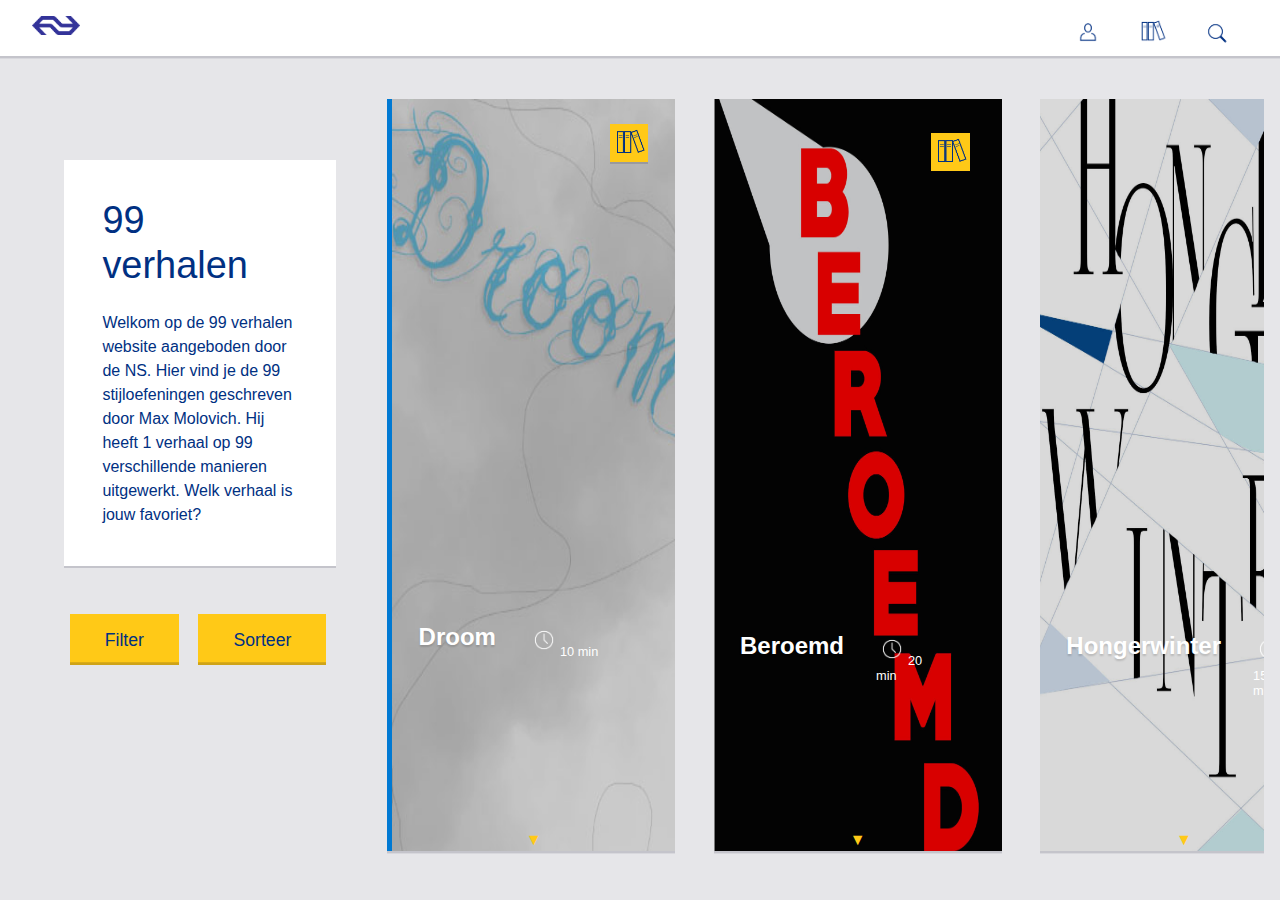
<file: index.html>
<!DOCTYPE html>
<html lang="en">

<head>
    <meta charset="UTF-8">
    <meta name="viewport" content="width=device-width, initial-scale=1.0">
    <meta http-equiv="X-UA-Compatible" content="ie=edge">
    <link rel="stylesheet" type="text/css" href="style/style.css">
    <title>NS Verhalen</title>
</head>

<body>

    <nav>
        <ul class="logo">
            <li><a href="index.html" title="NS">
           <img src="afbeeldingen/logo.png" alt="NS logo">
           </a></li>
        </ul>
        <ul class="opties">
            <li><a href="account.html" title="Account"> <img src="afbeeldingen/iconen/accountdark.png" alt="account"></a></li>
            <li><a href="leeslijst.html" title="Leeslijst"><img src="afbeeldingen/iconen/leeslijstdark.png" alt="leeslijst"></a></li>
            <li>
                <form class="zoeken">
                    <label for="search"> 
                    <input type="text" id="search" name="search" placeholder="Zoek op een trefwoord..">
                    </label>
                </form>
            </li>
        </ul>
    </nav>

    <main>

        <div class="horizontalblock">
            <header class="intro">
                <h1>99 verhalen</h1>
                <p> Welkom op de 99 verhalen website aangeboden door de NS. Hier vind je de 99 stijloefeningen geschreven door Max Molovich. Hij heeft 1 verhaal op 99 verschillende manieren uitgewerkt. Welk verhaal is jouw favoriet?</p>
            </header>

            <aside>

                <div class="ex1">
                    <label for="item-1">Filter</label>
                    <input type="checkbox" name="one" id="item-1">
                    <div class="filtercontent">
                        <ul>
                            <li><input type="checkbox" id="romance" name="romance" value="Romance">
                                <label for="romance">Romantiek</label></li>
                            <li><input type="checkbox" id="thriller" name="thriller" value="Thriller">
                                <label for="thriller">Thriller</label></li>
                            <li><input type="checkbox" id="humor" name="humor" value="Humor">
                                <label for="humor">Humor</label></li>
                            <li>
                                <input type="checkbox" id="opinion" name="opinion" value="Opinion">
                                <label for="opinion">Opinie</label>
                            </li>
                            <li>
                                <input type="checkbox" id="fiction" name="fiction" value="Fiction">
                                <label for="fiction">Fictie</label>
                            </li>
                        </ul>
                        <div class="slidecontainer">
                            <p>Leestijd</p>
                            <input type="range" min="1" max="100" value="50" class="slider" id="myRange">
                        </div>
                    </div>
                </div>

                <div class="sort">
                    <label for="item-2">Sorteer</label>
                    <input type="checkbox" name="two" id="item-2">
                    <div class="sorteer">
                        <ul>
                            <li><input type="checkbox" id="aanbevolen" name="aanbevolen" value="Aanbevolen">
                                <label for="aanbevolen">Aanbevolen</label></li>
                            <li><input type="checkbox" id="verrasme" name="verrasme" value="Verras me">
                                <label for="verrasme">Verras me</label></li>
                            <li><input type="checkbox" id="titel" name="titel" value="Titel">
                                <label for="titel">Titel</label></li>
                            <li>
                                <input type="checkbox" id="nummer" name="nummer" value="Nummer">
                                <label for="nummer">Nummer</label>
                            </li>
                            <li>
                                <input type="checkbox" id="leestijd" name="leestijd" value="Leestijd">
                                <label for="leestijd">Leestijd</label>
                            </li>
                        </ul>
                    </div>
                </div>
            </aside>
        </div>



        <article>
            <img src="afbeeldingen/droomcard1.jpg" alt="Droom">
            <img src="afbeeldingen/droomcard2.jpg" alt="Droom">
            <header>
                <h3> <a href="droom.html" title="Droom"> Droom
           </a></h3>
                <span><img src="afbeeldingen/iconen/time.png" alt="timeicon">10 min</span>
                <span id="boekenlijst" class="icon"></span>
            </header>

            <div class="horizontalinfo">
                <div class="middle">
                    <div class="rating">
                        <p> gemiddelde score</p>
                        <span>☆</span><span>★</span><span>★</span><span>★</span><span>★</span>
                    </div>
                    <div class="middleoptions">
                        <h4> <a href="index.html" title="beschrijving"> Beschrijving </a></h4>
                        <h4> <a href="indexreviews.html" title="reviews"> Reviews </a></h4>
                    </div>

                    <p> Slierten mist zwerven rond mijn benen. Net zat ik nog in Bus 21. Het was warm, zweet parelde langs mijn slapen, mijn zoon sliep. Nu loop ik over een smal pad langs eindeloos diepe bouwputten. Een heipaal beukt zich een weg naar het binnenste van mijn oor. Lachende Japanners passeren mij. </p>
                </div>
                <footer>
                    <a href="droom.html" title="Droom"> Lees verder
                    </a>
                    <div id="download"> Download
                    </div>
                </footer>
            </div>
        </article>


        <article>
            <img src="afbeeldingen/beroemdcard1.jpg" alt="Beroemd">
            <img src="afbeeldingen/beroemdcard2.jpg" alt="Beroemd">
            <header>
                <h3> <a href="beroemd.html" title="Beroemd"> Beroemd
           </a></h3>
                <span><img src="afbeeldingen/iconen/time.png" alt="timeicon">20 min</span>
                <span id="boekenlijst2" class="icon"></span>
            </header>
            <div class="horizontalinfo">
                <div class="middle">
                    <div class="rating">
                        <p> gemiddelde score</p>
                        <span>☆</span><span>☆</span><span>★</span><span>★</span><span>★</span>
                    </div>
                    <div class="middleoptions">
                        <h4> <a href="index.html" title="beschrijving"> Beschrijving </a></h4>
                        <h4> <a href="indexreviews.html" title="reviews"> Reviews </a></h4>
                    </div>

                    <p> Vlak voordat ik de bus uitstap bedank ik de buschauffeur via de spiegel voor zijn diensten. Hij zwaait joviaal terug. ‘Mijn vrouw is een groot fan van u’, roept hij. ‘Doe haar de groeten’, zeg ik en stap uit. Centraal Station. Ik duw mijn zoon voort. Hij slaapt. Zich onbewust van de last die er op zijn schouders rust. </p>
                </div>
                <footer> <a href="beroemd.html" title="Beroemd"> Lees verder
           </a> <span id="download2"> Download
                    </span>
                </footer>
            </div>
        </article>



        <article>
            <img src="afbeeldingen/hongercard1.jpg" alt="Honger winter">
            <img src="afbeeldingen/hongercard2.jpg" alt="Honger winter">
            <header>
                <h3> <a href="hongerwinter.html" title="Hongerwinter"> Hongerwinter
           </a></h3>
                <span><img src="afbeeldingen/iconen/time.png" alt="timeicon">15 min</span>
                <span id="boekenlijst3" class="icon"></span>
            </header>


            <div class="horizontalinfo">
                <div class="middle">
                    <div class="rating">
                        <p> gemiddelde score</p>
                        <span>☆</span><span>☆</span><span>☆</span><span>★</span><span>★</span>
                    </div>
                    <div class="middleoptions">
                        <h4> <a href="index.html" title="beschrijving"> Beschrijving </a></h4>
                        <h4> <a href="indexreviews.html" title="reviews"> Reviews </a></h4>
                    </div>

                    <p> Mijn voeten en handen heb ik ingezwachteld tegen de kou. Kranten tegen m’n borst. Ik duw een handkar voort waarin mijn zoon vredig ligt te slapen. Centraal Station. De tramrails liggen er kaal bij. Het hout tussen de rails is al lang weggenomen. </p>
                </div>
                <footer> <a href="hongerwinter.html" title="Hongerwinter"> Lees verder
           </a><span id="download3"> Download
                    </span>
                </footer>
            </div>
        </article>
    </main>

    <script src="style/cards.js"></script>

</body>

</html>
</file>
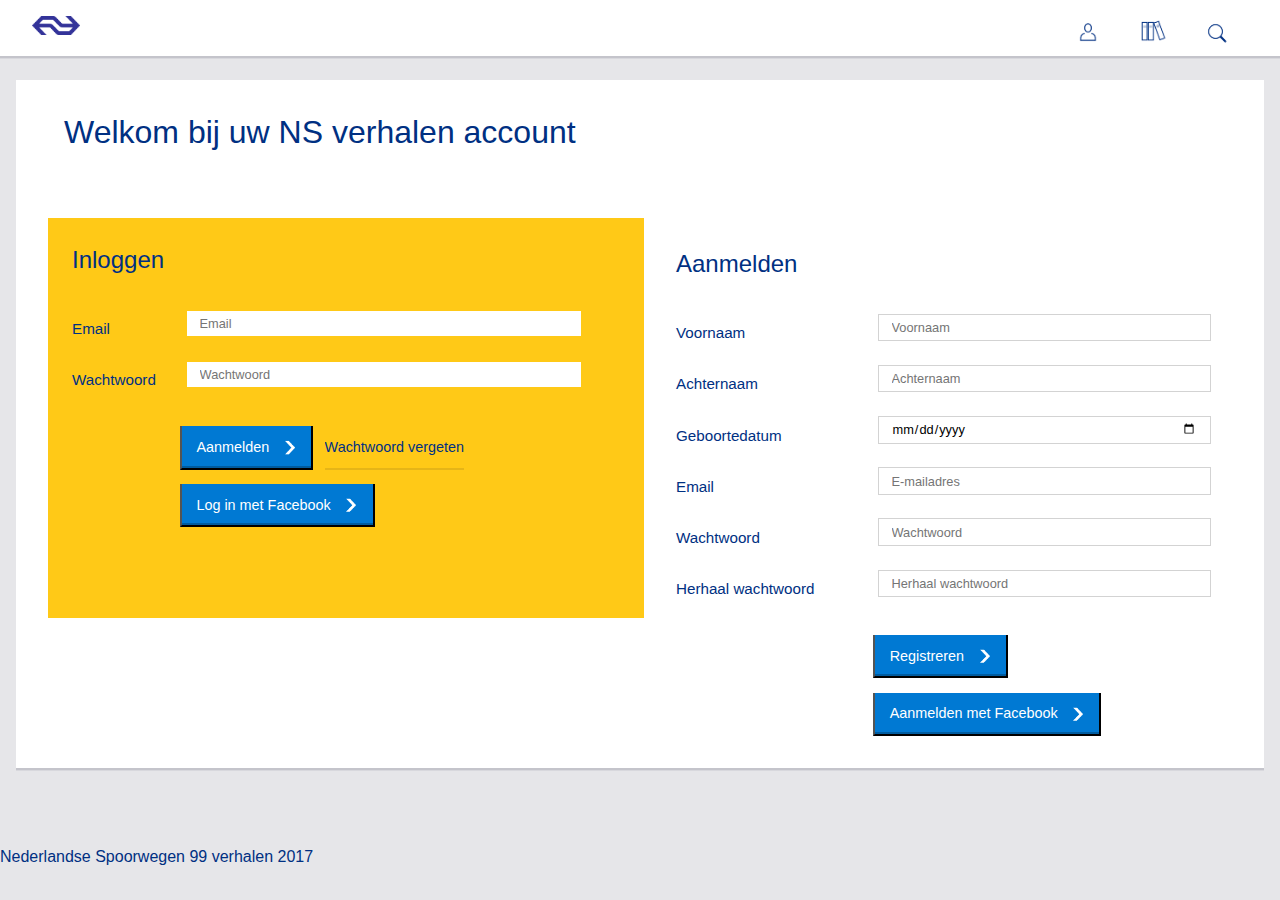
<file: account.html>
<!DOCTYPE html>
<html lang="en">

<head>
    <meta charset="UTF-8">
    <meta name="viewport" content="width=device-width, initial-scale=1.0">
    <meta http-equiv="X-UA-Compatible" content="ie=edge">
    <link rel="stylesheet" type="text/css" href="style/style.css">
    <title>Account</title>
</head>

<body>
    <nav>
        <ul class="logo">
            <li><a href="index.html" title="NS">
           <img src="afbeeldingen/logo.png" alt="NS logo">
           </a></li>
        </ul>
        <ul class="opties">
            <li><a href="account.html" title="Account"> <img src="afbeeldingen/iconen/accountdark.png" alt="account"></a></li>
            <li><a href="leeslijst.html" title="Leeslijst"><img src="afbeeldingen/iconen/leeslijstdark.png" alt="leeslijst"></a></li>
            <li>
                <form class="zoeken">
                    <label for="search"> 
                    <input type="text" id="search" name="search" placeholder="Zoek op een trefwoord..">
                    </label>
                </form>
            </li>
        </ul>
    </nav>

    <div class="container">

        <h1> Welkom bij uw NS verhalen account</h1>
        <div class="formcontainer">
            <div class="login">
                <form>
                    <fieldset>
                        <legend>Inloggen</legend>
                        <div class="formgroup">
                            <label for="emaillogin" class="label">Email</label>
                            <input required class="input" type="email" name="email" id="emaillogin" placeholder="Email"></div>
                        <div class="formgroup"><label for="passwordlogin" class="label">Wachtwoord</label>
                            <input required type="password" name="wachtwoord" id="passwordlogin" placeholder="Wachtwoord"></div>
                        <input id="login" class="button" type="submit" name="aanmelden" value="Aanmelden"> <input class="underlinebtn" type="button" name="vergeten" value="Wachtwoord vergeten">
                        <input class="button" type="button" name="facebooklogin" value="Log in met Facebook">
                    </fieldset>
                </form>
            </div>
            <div class="register">
                <form>
                    <fieldset>
                        <legend>Aanmelden</legend>
                        <div class="formgroup">
                            <label for="surname" class="label">Voornaam</label>
                            <input required type="text" name="voornaam" id="surname" placeholder="Voornaam">
                        </div>
                        <div class="formgroup">
                            <label for="lastname" class="label">Achternaam</label>
                            <input required type="text" name="achternaam" id="lastname" placeholder="Achternaam">
                        </div>
                        <div class="formgroup"><label for="geboortedatum" class="label">Geboortedatum</label>
                            <input required type="date" name="geboortedatum" id="geboortedatum"></div>
                        <div class="formgroup"><label for="emailregister" class="label">Email</label>
                            <input required type="email" name="email" id="emailregister" placeholder="E-mailadres"></div>
                        <div class="formgroup"><label for="passwordregister" class="label">Wachtwoord</label>
                            <input required type="password" name="wachtwoord" id="passwordregister" placeholder="Wachtwoord"></div>
                        <div class="formgroup"><label for="passwordregisterrepeat" class="label">Herhaal wachtwoord</label>
                            <input required type="password" name="wachtwoord" id="passwordregisterrepeat" placeholder="Herhaal wachtwoord"></div>
                        <input class="button" type="submit" name="registreren" value="Registreren">
                        <input class="button" type="button" name="facebookregister" value="Aanmelden met Facebook">
                    </fieldset>
                </form>
            </div>
        </div>
    </div>
    <footer>
        Nederlandse Spoorwegen 99 verhalen 2017
    </footer>

</body>

</html>
</file>
<file: style/style.css>
html,
body,
div,
span,
applet,
object,
iframe,
h1,
h2,
h3,
h4,
h5,
h6,
p,
blockquote,
pre,
a,
abbr,
acronym,
address,
big,
cite,
code,
del,
dfn,
em,
img,
ins,
kbd,
q,
s,
samp,
small,
strike,
strong,
sub,
sup,
tt,
var,
b,
u,
i,
center,
dl,
dt,
dd,
ol,
ul,
li,
fieldset,
form,
label,
legend,
table,
caption,
tbody,
tfoot,
thead,
tr,
th,
td,
article,
aside,
canvas,
details,
embed,
figure,
figcaption,
footer,
header,
hgroup,
menu,
nav,
output,
ruby,
section,
summary,
time,
mark,
audio,
video {
    margin: 0;
    padding: 0;
    border: 0;
    font-size: 100%;
    font: inherit;
    vertical-align: baseline;
}



/*   ----------------------------------------------------- HELE PAGINA */

@font-face {
    font-family: "NS sans", sans-serif;
    src: url(nssans__-webfont.ttf);
}

body {
    background-color: rgb(230, 230, 233);
    color: rgb(0, 48, 130);
    margin: 0;
    font-family: "NS Sans", sans-serif;
}

h1 {
    font-size: 2.37em;
    line-height: 2.8125rem;
    font-weight: 400;
}

h2 {
    font-size: 2.37em;
}

h3 {
    font-size: 1.5em;
}

h4 {
    font-size: 1.1em;
}


* {
    box-sizing: border-box;
}

/*   ----------------------------------------------------- NAVIGATIE */

nav {
    background-color: rgb(255, 255, 255);
    box-shadow: rgba(7, 7, 33, 0.15) 0 0.15em 0 0;
    width: 100%;
    top: 0;
    padding: 1em;
    background-attachment: scroll;
    position: fixed;
    min-height: 2em;
    z-index: 1;
    display: flex;
}

.opties {
    width: 100%;
    list-style-type: none;
    display: flex;
    flex-direction: row;
    justify-content: flex-end;
    max-height: 1.5em;
}

nav ul li {
    padding: 0 1em;
}

.logo {
    align-self: flex-start;
    list-style-type: none;
}

li a img {
    width: 2em;
}

.logo img {
    width: 3em;
}

/* search */

.zoeken input[type=text] {
    width: 1em;
    box-sizing: border-box;
    border: none;
    font-size: 1em;
    background-image: url("iconen/searchdark.png");
    background-size: 2.1em;
    background-color: white;
    background-position: left;
    background-repeat: no-repeat;
    padding: 1em 1em 0em 2em;
    -webkit-transition: width 0.4s ease-in-out;
    transition: width 0.4s ease-in-out;
}

.zoeken input[type=text]:focus {
    width: 15em;
    margin-left: -12em;
}

/*   ----------------------------------------------------- INTRO */

.intro {
    padding: 2.4em;
    margin: 5em 2em 2em;
    line-height: 1.5em;
    background-color: #fff;
    box-shadow: 0 0.125rem 0 0 rgba(7, 7, 33, .15);
}

.intro h1 {
    padding-bottom: 0.6em;
}



/*   ----------------------------------------------------- FILTER */

aside {
    display: flex;
    justify-content: center;
    margin: 0 3em 3em 0;
}

/* FILTER http://www.randomsnippets.com/2016/03/08/how-to-hide-or-show-content-based-on-css/ */

.ex1 label:first-child {
    margin: 0 0 0 7em;
    background-color: #ffc917;
    padding: 0.9em 2.0em;
    font-size: 1.1em;
    box-shadow: 0 -0.15em 0 #cfa317 inset;
    cursor: pointer;
}

.ex1 label:first-child:hover {
    background-color: #cfa317;
}

#item-1 {
    display: none;
}

.ex1 input[type="checkbox"]:not(:checked) + div {
    opacity: 0;
    max-height: 0;
    border: none;
}

.ex1 li {
    list-style-type: none;
}

.ex1 ul {
    display: flex;
    flex-direction: column;
    position: padding: 0px;
    padding: 1em;
    margin-top: 1em;
}

.filtercontent {
    background-color: #ffc917;
    margin-left: 6.2em;
    width: 10em;
}

/* SLIDER */

.slidecontainer {
    width: 90%;
}

.slidecontainer > p {
    margin: 0 0 0.5em 1em;
}

.slider {
    -webkit-appearance: none;
    width: 100%;
    height: 1.5em;
    background: #fff;
    opacity: 0.9;
    outline: none;
    -webkit-transition: .2s;
    transition: opacity .2s;
    margin-left: 0.8em;
    margin-bottom: 1em;
}

.slider:hover {
    opacity: 1;
}

.slider::-webkit-slider-thumb {
    -webkit-appearance: none;
    appearance: none;
    width: 2em;
    height: 2.2em;
    background: #0079d3;
    cursor: pointer;
}

/*   ----------------------------------------------------- SORTEER */

.sort label:first-child {
    margin: 0 0.5em;
    background-color: #ffc917;
    padding: 0.9em 2.0em;
    font-size: 1.1em;
    box-shadow: 0 -0.15em 0 #cfa317 inset;
    cursor: pointer;
}

.sort label:first-child:hover {
    background-color: #cfa317;
}

#item-2 {
    display: none;
}

.sort input[type="checkbox"]:not(:checked) + div {
    opacity: 0;
    max-height: 0;
    border: none;
}

.sort li {
    list-style-type: none;
}

.sort ul {
    display: flex;
    flex-direction: column;
    position: padding: 0px;
    padding: 1em;
    margin-top: 1em;
}

.sorteer {
    background-color: #ffc917;
    margin-left: 2.2em;
    width: 10em;
}



/*   ----------------------------------------------------- VERHALEN   */

article {
    display: flex;
    flex-wrap: wrap;
}


article {
    max-height: 10em;
    background-color: rgb(224, 224, 224);
    padding-bottom: 2em;
    margin: 1.2em;
    background-color: rgb(255, 255, 255);
    box-shadow: rgba(7, 7, 33, 0.15) 0 0.15em 0 0;
}

article:first-of-type {
    border-left: .3125rem solid #0079d3;
}

article > img {
    width: 100%;
    max-height: 14em;
    filter: brightness(85%);
}

article > img:nth-child(2) {
    display: none;
}

article header {
    display: flex;
    flex-direction: row;
    justify-content: space-between;
    width: 100%;
    position: absolute;
    margin-top: 5.5em;
    color: #fff;
}

article h3 a {
    text-decoration: none;
    margin-left: 1.1em;
}

article h3 a:hover {
    margin-left: 1.3em;
}

article header h3 {
    font-weight: 600;
}

article header a {
    color: #fff;
    text-shadow: 0 0.125rem 0.125rem rgba(0, 0, 0, .15);
}

article header span {
    font-size: 0.8em;
    width: 9em;
}

article header span:nth-child(2) {
    margin-top: -1em;
}


.icon {
    margin: -6em 0.5em 0 0;
    padding: 0.5em 0.6em 0.5em 0.2em;
    background-color: #ffc917;
    box-shadow: rgba(7, 7, 33, 0.15) 0 0.15em 0 0;
    max-height: 3em;
    min-width: 2.9em;
    max-width: 3em;
    background-image: url(iconen/leeslijstdark.png);
    background-position: center;
    background-size: 3em;
    background-repeat: no-repeat;
}


article header span:nth-child(3):hover {
    background-color: #cfa317;
}

article header span img {
    width: 2.5em;
}

article.active {
    max-height: 50em;
}


/* DE CARD */

article {
    position: relative;
    box-sizing: border-box;
    overflow: hidden;
    -webkit-transition: .5s ease-out;
    transition: .5s ease-out;
}


/* HET HANDVAT */

article .card-handvat {
    position: absolute;
    display: block;
    box-sizing: border-box;
    bottom: 0;
    left: 50%;
    -webkit-transform: translateX(-50%);
    transform: translateX(-50%);
    font-size: 1em;
    text-align: center;
    border-radius: 0;
    color: #ffc917;
    width: 5em;
    height: 2em;
}

article .card-handvat:hover {
    color: #ffc917;
}

article .card-handvat::after {
    content: "\25BC";
    position: absolute;
    display: block;
    width: 1rem;
    height: 1rem;
    left: 50%;
    top: 50%;
    -webkit-transform: translate(-50%, -25%);
    transform: translate(-50%, -25%);
    color: #ffc917;
}

article.active .card-handvat::after {
    content: "\25B2";
    -webkit-transform: translate(-50%, -50%);
    transform: translate(-50%, -50%);
}

/*  INFORMATIE VAN VERHAAL  */

.middle {
    margin-top: 2.5em;
    padding: 0 1.5625rem;
    line-height: 1.5625rem;
}

.middleoptions {
    display: flex;
    margin-bottom: 1em;
    cursor: pointer;
}

/* https://css-tricks.com/star-ratings/ */

.rating span {
    margin-left: 0.6em;
}

.rating {
    width: 100%;
    margin-left: -35%;
    margin-top: -2em;
}

.rating {
    unicode-bidi: bidi-override;
    direction: rtl;
}

.rating > span:hover:before,
.rating > span:hover ~ span:before {
    content: "\2605";
    position: absolute;
}

.rating > p {
    padding-right: 2em;
    font-size: 0.7em;
}

h4 a {
    text-decoration: none;
    color: rgb(0, 48, 130);
}

.middleoptions {
    margin-top: 1em;
}

.middleoptionsreview {
    margin-top: 1em;
}

.middleoptions h4:first-child {
    border-bottom: 0.1em solid #0079d3;
}

.middleoptions h4:nth-child(2) {
    margin-left: 2em;
}

article footer {
    width: 11em;
    height: 1em;
    margin: 2em 0 0 1.5em;
    padding: 0em 0 0.5em 1.5em;
    border: none;
    border-radius: 0;
}

article footer a {
    text-decoration: none;
    color: #0079d3;
    background-image: url("iconen/arrowlight.png");
    background-repeat: no-repeat;
    background-position: -10% center;
    background-size: 2.3em;
    cursor: pointer;
    padding: 0.1em 0 0 2em;
}


article footer a:hover {
    margin-left: 0.5em;
}

article footer div {
    color: #0079d3;
    background-image: url("iconen/arrowlight.png");
    background-repeat: no-repeat;
    background-position: -10% center;
    background-size: 2.3em;
    cursor: pointer;
    padding: 0.1em 0 0 2em;
    margin-left: 0.2em;
}

article footer div:hover {
    margin-left: 0.5em;
}


/*   ----------------------------------------------------- REVIEWS  */

/* INDEX REVIEW FAKE PAGE */

.middleoptionsreview {
    display: flex;
    margin-bottom: 1em;
    cursor: pointer;
}

.middleoptionsreview h4:nth-child(2) {
    border-bottom: 0.1em solid #0079d3;
    width: 4em;
    margin-left: 2em;
}

.middleoptionsreview h4:first-child {
    border: none;
}

.reviews {
    display: flex;
    flex-direction: column;
}

.reviews button {
    height: 3em;
    width: 14em;
    margin: 0 0 1em 0;
    padding: 0 1em 0 0.5em;
    text-align: center;
    font-size: 0.9em;
    text-shadow: none;
    color: #fff;
    border-top: none;
    border-radius: 0;
    box-shadow: 0 -0.13rem 0 #005ca0 inset;
    background-color: #0079d3;
    background-image: url("iconen/arrowwhite.png");
    background-repeat: no-repeat;
    background-position: 100% center;
    background-size: 3em;
    cursor: pointer;
}

.reviews button:hover {
    background-color: #005ca0;
}

.reviews h5 {
    font-weight: 600;
    margin: 0.8em 0 0.8em 0;
}

.reviews p {
    margin-left: 1em;
}

.review p:nth-child(3) {
    font-size: 0.7em;
    margin-left: 1.6em;
    color: #888888;
}

.reviews select {
    width: 5em;
    font-size: 1em;
    margin-left: 12em;
    box-shadow: rgba(7, 7, 33, 0.15) 0 0.15em 0 0;
    border: none;
    background-color: rgb(255, 255, 255);
    border-radius: 0px;
    padding: 0.3em 0 0.3em 0.3em;
}


/*   bron : https://codeburst.io/how-to-create-horizontal-scrolling-containers-d8069651e9c6  */

/*   ----------------------------------------------------- MEDIA QUERRIES WIDTH 480 */

@media screen and (min-width: 30em) {
    /*   ------------------- HELE PAGINA */
    main {
        display: flex;
        flex-wrap: nowrap;
        overflow-x: auto;
        margin: 5em 1em 0 2em;
        height: 100%;
    }
    /*   ------------------- HEADER & ASIDE */
    .intro,
    aside {
        min-width: 17em;
        max-width: 18em;
        text-align: left;
    }
    aside {
        flex-direction: column;
        margin-top: 3em;
        margin-left: 4em;
    }
    .horizontalblock header {
        margin-top: 3em;
        margin-left: 2em;
    }

    .ex1 {
        margin-left: -4em;
    }
    .sort {
        margin-top: 3em;
        margin-left: 3em;
    }
    /*   ------------------- VERHALEN CARD STYLING */
    article {
        flex: 0 0 auto;
    }

    article {
        min-height: 38em;
        max-width: 18em;
        padding-bottom: 2em;
        margin: 1.2em;
        background-color: rgb(255, 255, 255);
        box-shadow: rgba(7, 7, 33, 0.15) 0 0.15em 0 0;
    }


    article header span:nth-child(3) {
        margin-top: -155%;
        margin-right: 0;
    }

    article header span:nth-child(2) {
        margin-left: 2.5em;
        margin-top: 0.1em;
    }

    article > img:first-of-type {
        display: none;
    }

    article > img:nth-child(2) {
        display: block;
        min-height: 110%;
        width: 18em;
    }

    article header {
        display: flex;
        flex-direction: row;
        justify-content: space-between;
        width: 16em;
        position: absolute;
        margin-top: 145%;
    }

    article.active {
        min-height: 38em;
        max-width: 35em;
    }

    /*   ------------------- VERHALEN INFO*/
    .horizontalinfo {
        margin: -34em 0 2em 18em;
    }

    .horizontalinforeviews {
        margin: -34em 0 2em 17.2em;
    }

    .reviews select {
        margin-left: 10em;
    }

}

/*   ----------------------------------------------------- MEDIA QUERRIES HEIGHT -1  720px */

@media screen and (min-height: 42em) {
    aside {
        flex-direction: row;
        margin-left: 0;
        margin-top: 3em;
    }
    .sorteer {
        margin-top: 0em;
        margin-left: -0.5em;
    }
    .horizontalblock header {
        margin-top: 3em;
        margin-left: 1em;
    }
    .ex1 ul {
        margin-top: 1.1em;
    }
    .ex1 {
        margin-left: -4em;
    }
    .sort {
        margin-top: 0;
        margin-left: -1em;
    }

    /*   ------------------- VERHALEN CARD STYLING */
    article {
        min-height: 35em;
        max-width: 18em;
    }

    article header span:nth-child(3) {
        margin-top: -150%;
        margin-right: 0;
    }

    article header {
        margin-top: 145%;
    }

    article.active header {
        margin-top: 75%;
    }

    article.active {
        min-height: 35em;
        max-width: 35em;
    }

    /*   ------------------- VERHALEN INFO*/
    .horizontalinfo {
        margin: -35em 0 2em 18em;
    }
    .horizontalinforeviews {
        margin: -35em 0 2em 17.2em;
    }
}

/*   ----------------------------------------------------- MEDIA QUERRIES HEIGHT 1  840px */

@media screen and (min-height: 51em) {
    .horizontalblock header {
        margin-top: 4em;
        margin-left: 2em;
    }

    /*   ------------------- VERHALEN CARD STYLING */
    article {
        min-height: 45em;
        max-width: 18em;
    }

    article header span:nth-child(3) {
        margin-top: -185%;
        margin-right: 0;
    }

    article header {
        margin-top: 175%;
    }

    article.active header {
        margin-top: 90%;
    }

    article.active {
        min-height: 45em;
        max-width: 35em;
    }
    /*   ------------------- VERHALEN INFO*/
    .horizontalinfo {
        margin: -40em 0 2em 18em;
    }
    .horizontalinforeviews {
        margin: -40em 0 2em 17.2em;
    }
}

/*   ----------------------------------------------------- MEDIA QUERRIES HEIGHT 2  900px  */

@media screen and (min-height: 56em) {
    aside {
        flex-direction: row;
        margin-left: 0;
        margin-top: 4em;
    }
    .sorteer {
        margin-top: 0;
        margin-left: -0.5em;
    }
    .horizontalblock {
        margin-top: 2em;
    }
    .horizontalblock header {
        margin-top: 3em;
        margin-left: 2em;
    }
    .ex1 ul {
        margin-top: 1.1em;
    }

    /*   ------------------- VERHALEN CARD STYLING */
    article {
        min-height: 47em;
        max-width: 18em;
    }

    article header span:nth-child(3) {
        margin-top: -195%;
        margin-right: 0;
    }

    article header {
        margin-top: 185%;
    }

    article.active header {
        margin-top: 96%;
    }

    article.active {
        min-height: 47em;
        max-width: 35em;
    }
    /*   ------------------- VERHALEN INFO*/
    .horizontalinfo {
        margin: -40em 0 2em 18em;
    }
    .horizontalinforeviews {
        margin: -40em 0 2em 17.2em;
    }
}


/*   ----------------------------------------------------- MEDIA QUERRIES HEIGHT 3  930px  */

@media screen and (min-height: 58em) {
    aside {
        margin-top: 6em;
    }
    article {
        min-height: 49em;
        max-width: 18em;
    }

    .icon {
        margin-top: -205%;
        margin-right: 0;
    }

    article header {
        margin-top: 195%;
    }

    article.active header {
        margin-top: 100%;
    }

    article.active {
        min-height: 49em;
        max-width: 35em;
    }
    /*   ------------------- VERHALEN INFO*/
    .horizontalinfo {
        margin: -40em 0 2em 18em;
    }
    .horizontalinforeviews {
        margin: -40em 0 2em 17.2em;
    }
}

/*   ----------------------------------------------------- MEDIA QUERRIES HEIGHT 4 960 */

@media screen and (min-height: 60em) {
    aside {
        margin-top: 6em;
    }
    .horizontalblock {
        margin-top: 5em;
    }
    .horizontalblock header {
        margin-top: 3em;
        margin-left: 2em;
    }

    article {
        min-height: 52em;
        max-width: 18em;
    }

    .icon {
        margin-top: -215%;
        margin-right: 0;
    }
    article header {
        margin-top: 210%;
    }

    article.active header {
        margin-top: 110%;
    }

    article.active {
        min-height: 52em;
        max-width: 35em;
    }
    /*   ------------------- VERHALEN INFO*/
    .horizontalinfo {
        margin: -45em 0 2em 18em;
    }
    .horizontalinforeviews {
        margin: -45em 0 2em 17.2em;
    }
}

/*   ----------------------------------------------------- MEDIA QUERRIES HEIGHT 5 990 */

@media screen and (min-height: 62em) {
    article {
        min-height: 53em;
        max-width: 18em;
    }

    article.active {
        min-height: 53em;
        max-width: 35em;
    }
    /*   ------------------- VERHALEN INFO*/
    .horizontalinfo {
        margin: -46em 0 2em 18em;
    }
    .horizontalinforeviews {
        margin: -46em 0 2em 17.2em;
    }
}

/*   ----------------------------------------------------- MEDIA QUERRIES HEIGHT 6 1050 */

@media screen and (min-height: 65.5em) {
    aside {
        margin-top: 8em;
    }
    .horizontalblock header {
        margin-top: 5em;
    }
    .icon {
        margin-top: -250%;
    }
    article header {
        margin-top: 235%;
    }
    article {
        min-height: 57em;
        max-width: 18em;
    }

    article.active header {
        margin-top: 120%;
    }

    article.active {
        min-height: 57em;
        max-width: 35em;
    }
    /*   ------------------- VERHALEN INFO*/
    .horizontalinfo {
        margin: -50em 0 2em 18em;
    }
    .horizontalinforeviews {
        margin: -50em 0 2em 17.2em;
    }
}


/*   ----------------------------------------------------- MEDIA QUERRIES HEIGHT 7 1100 */

@media screen and (min-height: 69em) {
    aside {
        margin-top: 8em;
    }
    .horizontalblock header {
        margin-top: 5em;
    }
    .icon {
        margin-top: -250%;
    }
    article header {
        margin-top: 235%;
    }
    article {
        min-height: 60em;
        max-width: 18em;
    }
    article.active header {
        margin-top: 120%;
    }

    article.active {
        min-height: 60em;
        max-width: 35em;
    }
    /*   ------------------- VERHALEN INFO*/
    .horizontalinfo {
        margin: -50em 0 2em 18em;
    }
    .horizontalinforeviews {
        margin: -50em 0 2em 17.2em;
    }
}

/*   ----------------------------------------------------- MEDIA QUERRIES HEIGHT 8 1220 */

@media screen and (min-height: 75.5em) {
    aside {
        margin-top: 8em;
    }
    .horizontalblock header {
        margin-top: 11em;
    }
    .icon {
        margin-top: -280%;
    }
    article header {
        margin-top: 265%;
    }
    article {
        min-height: 67em;
        max-width: 18em;
    }
    article.active header {
        margin-top: 135%;
    }

    article.active {
        min-height: 67em;
        max-width: 35em;
    }
    /*   ------------------- VERHALEN INFO*/
    .horizontalinfo {
        margin: -50em 0 2em 18em;
    }
    .horizontalinforeviews {
        margin: -50em 0 2em 17.2em;
    }
}


/*   ----------------------------------------------------- MEDIA QUERRIES HEIGHT 9 1310 */

@media screen and (min-height: 83em) {
    aside {
        margin-top: 19em;
    }
    .icon {
        margin-top: -290%;
    }
    article header {
        margin-top: 280%;
    }
    article {
        min-height: 74em;
        max-width: 18em;
    }
    article.active header {
        margin-top: 140%;
    }
    article.active {
        min-height: 74em;
        max-width: 35em;
    }
    /*   ------------------- VERHALEN INFO*/
    .horizontalinfo {
        margin: -60em 0 2em 18em;
    }
    .horizontalinforeviews {
        margin: -60em 0 2em 17.2em;
    }
}

/*   ----------------------------------------------------- MEDIA QUERRIES HEIGHT 10 1410 */

@media screen and (min-height: 82em) {
    aside {
        margin-top: 10em;
    }
    .icon {
        margin-top: -290%;
    }
    article header {
        margin-top: 280%;
    }
    article {
        min-height: 74em;
        max-width: 18em;
    }
    article.active header {
        margin-top: 150%;
    }

    article:.active {
        min-height: 74em;
        max-width: 35em;
    }
    /*   ------------------- VERHALEN INFO*/
    .horizontalinfo {
        margin: -60em 0 2em 18em;
    }
    .horizontalinforeviews {
        margin: -60em 0 2em 17.2em;
    }
}

/*   ----------------------------------------------------- ACCOUNT PAGE  */

.container {
    background-color: rgb(255, 255, 255);
    box-shadow: rgba(7, 7, 33, 0.15) 0 0.15em 0 0;
    width: calc(100% - 2em);
    margin: 5em 1em 5em 1em;
    padding: 0 1em 0 1em;
    display: block;
}

.container h1 {
    font-size: 2em;
    line-height: 1.3em;
    margin: 0.5em 0;
    padding-top: 1em;
    text-rendering: optimizelegibility;
    display: block;
}

.formcontainer {
    width: 100%;
    display: block;
}

.login {
    width: 100%;
    background-color: #ffc917;
    padding: 0.5em 1em 1em 1em;
}

.login legend {
    font-size: 1em;
    padding: 0.5em 0 1.5em;
}

.register {
    width: 100%;
    padding: 0.5em 1em 1em 1em;
}

.register legend {
    font-size: 1em;
    padding: 2em 0 1.5em;
}

.label {
    display: block;
    width: 100%;
    margin: 0.5em 0.5em 0.5em 0;
    padding-top: 0.2em;
    text-align: left;
    font-size: 0.95em;
}

.login input[type="email"],
.login input[type="password"],
.register input[type="text"],
.register input[type="date"],
.register input[type="password"],
.register input[type="email"] {
    font-size: 0.9em;
    padding: 1em;
    height: 2em;
    border-color: #ffc917;
    box-shadow: none;
    border-radius: 0;
    background-color: #fff;
    border: 0.05em solid #b5b5bc;
    width: 100%;
    font-family: "NS Sans", sans-serif;
}

.login input[type="email"],
.login input[type="password"] {
    border-color: #ffc917;
}

.register input[type="text"],
.register input[type="date"],
.register input[type="password"],
.register input[type="email"] {
    border-color: lightgrey;
}

input {
    cursor: text;
    text-transform: none;
    text-indent: 0px;
    text-shadow: none;
    text-align: start;
}

.button {
    height: 3em;
    min-width: 9em;
    margin: 1em 0 0 0;
    padding: .6em 2.9em 0.6em 1em;
    text-align: center;
    font-size: 0.9em;
    text-shadow: none;
    color: #fff;
    border-top: none;
    border-radius: 0;
    box-shadow: 0 -0.13rem 0 #005ca0 inset;
    background-color: #0079d3;
    background-image: url("iconen/arrowwhite.png");
    background-repeat: no-repeat;
    background-position: 100% center;
    background-size: 3em;
    cursor: pointer;
}

.underlinebtn {
    height: 3em;
    min-width: 9em;
    margin: 1em 1em 0 0.5em;
    padding: 0;
    text-align: center;
    font-size: 0.9em;
    color: #003082;
    background-color: #ffc917;
    border: none;
    border-bottom: 0.15em solid rgba(7, 7, 33, 0.1);
    cursor: pointer;
}

.button:hover {
    background-color: #005ca0;
}

.underlinebtn:hover {
    border-bottom: 0.15em solid #0079d3;
}

.button:focus {
    background-color: #005ca0;
}

.underlinebtn:focus {
    background-color: rgba(7, 7, 33, 0.1);
}

.button:active {
    background-color: #003082;
}

.underlinebtn:active {
    background-color: rgba(7, 7, 33);
}

.login input[type="password"]:valid,
.login input[type="email"]:valid {
    border-bottom: solid 0.3em green;
}

.login input[type="password"]:focus,
.login input[type="email"]:focus {
    transform: scale(1.01, 1.01);
}

.register input[type="password"]:valid,
.register input[type="email"]:valid,
.register input[type="text"]:valid,
.register input[type="date"]:valid {
    border-bottom: solid 0.3em green;
}

.register input[type="password"]:focus,
.register input[type="email"]:focus,
.register input[type="text"]:focus,
.register input[type="date"]:focus {
    transform: scale(1.01, 1.01);
}

.register input[type="text"]:focus {
    margin-left: 0em;
}

/*   ----------------------------------------------------- ACCOUNT PAGE MEDIAQUERRIES  */

@media screen and (min-width: 44em) {
    .container h1 {
        margin: 1em;
    }
    .formcontainer {
        margin-left: 1em;
        padding-right: 1.5em;
    }
    .formcontainer legend {
        font-size: 1.2em;
    }
    .formgroup {
        display: flex;
        margin-bottom: 1em;

    }
    .login input[type="email"],
    .login input[type="password"] {
        margin-left: -20em;
        margin-right: 3em;
        font-size: 0.8em;
    }
    .register input[type="text"],
    .register input[type="date"],
    .register input[type="password"],
    .register input[type="email"] {
        margin-left: -20em;
        margin-right: 3em;
        font-size: 0.8em;
    }
    .button {
        margin-left: 25%;
    }
    .register input[type="text"]:focus {
        margin-left: -20em;
    }
}

@media screen and (min-width: 46em) {
    .login input[type="email"],
    .login input[type="password"],
    .register input[type="text"],
    .register input[type="date"],
    .register input[type="password"],
    .register input[type="email"] {
        margin-left: -22em;
    }
    .button {
        margin-left: 24%;
    }
}

@media screen and (min-width: 50em) {

    .login input[type="email"],
    .login input[type="password"],
    .register input[type="text"],
    .register input[type="date"],
    .register input[type="password"],
    .register input[type="email"] {
        margin-left: -25em;
    }
    .button {
        margin-left: 12em;
    }
    .register input[type="text"]:focus {
        margin-left: -25em;
    }

}

@media screen and (min-width: 51.5em) {
    .button {
        margin-left: 12.6em;
    }
}

@media screen and (min-width: 53em) {
    .login input[type="email"],
    .login input[type="password"],
    .register input[type="text"],
    .register input[type="date"],
    .register input[type="password"],
    .register input[type="email"] {
        margin-left: -29em;
    }
    .button {
        margin-left: 11.4em;
    }
    .register input[type="text"]:focus {
        margin-left: -29em;
    }
}

@media screen and (min-width: 55em) {
    .button {
        margin-left: 12.6em;
    }
}

@media screen and (min-width: 57em) {
    .button {
        margin-left: 32%;
    }
    .login input[type="email"],
    .login input[type="password"],
    .register input[type="text"],
    .register input[type="date"],
    .register input[type="password"],
    .register input[type="email"] {
        margin-left: -35em;
    }
    .button {
        margin-left: 20%;
    }
    .register input[type="text"]:focus {
        margin-left: -35em;
    }
}

@media screen and (min-width: 59.5em) {
    .button {
        margin-left: 21%;
    }
}

@media screen and (min-width: 60em) {
    .button {
        margin-left: 10.9em;
    }
    .login input[type="email"],
    .login input[type="password"],
    .register input[type="text"],
    .register input[type="date"],
    .register input[type="password"],
    .register input[type="email"] {
        margin-left: -40em;
    }
    .register input[type="text"]:focus {
        margin-left: -40em;
    }
}

@media screen and (min-width: 62em) {
    .button {
        margin-left: 11em;
    }
    .login input[type="email"],
    .login input[type="password"],
    .register input[type="text"],
    .register input[type="date"],
    .register input[type="password"],
    .register input[type="email"] {
        margin-left: -42em;
    }
    .register input[type="text"]:focus {
        margin-left: -42em;
    }
}

@media screen and (min-width: 65em) {

    .formcontainer {
        display: flex;
        margin-top: 4em;
    }
    .login {
        height: 25em;
        padding: 1em 1.5em;
    }
    .register {
        margin-top: -1.5em;
        padding-left: 2em;
        padding-bottom: 2em;
    }
    .formcontainer legend {
        font-size: 1.5em;
    }


    .login input[type=email],
    .login input[type=password] {
        margin-left: -12em;
    }
    .register input[type=text],
    .register input[type=date],
    .register input[type=password],
    .register input[type=email],
    .register input[type=email] {
        margin-left: -7em;
        margin-right: 1em;
    }
    .button {
        margin-left: 28%;
    }
    .register .button {
        margin-left: 39%;
    }
    .register input[type="text"]:focus {
        margin-left: -8em;
    }
}

@media screen and (min-width: 68em) {
    .button,
    underlinebtn {
        margin-left: 8.5em;
    }
    .register .button {
        margin-left: 12.8em;
    }
    .login input[type=email],
    .login input[type=password] {
        margin-left: -14em;
    }
}

@media screen and (min-width: 69em) {
    .button,
    underlinebtn {
        margin-left: 7.5em;
    }
    .register .button {
        margin-left: 12.5em;
    }
    .login input[type=email],
    .login input[type=password] {
        margin-left: -16em;
    }
}


@media screen and (min-width: 70em) {

    .register .button {
        margin-left: 12.7em;
    }
    .login input[type=email],
    .login input[type=password] {
        margin-left: -16em;
    }
    .register input[type=text],
    .register input[type=date],
    .register input[type=password],
    .register input[type=email],
    .register input[type=email] {
        margin-left: -10em;
    }
    .register input[type="text"]:focus {
        margin-left: -11em;
    }
}

@media screen and (min-width: 71em) {
    .login input[type=email],
    .login input[type=password] {
        margin-left: -17em;
    }
}

@media screen and (min-width: 72em) {
    .login input[type=email],
    .login input[type=password] {
        margin-left: -18em;
    }
}

@media screen and (min-width: 73em) {
    .login input[type=email],
    .login input[type=password] {
        margin-left: -18.8em;
    }
}

@media screen and (min-width: 74em) {
    .login input[type=email],
    .login input[type=password] {
        margin-left: -19.3em;
    }
}

@media screen and (min-width: 75em) {
    .login input[type=email],
    .login input[type=password] {
        margin-left: -20.6em;
    }
}

@media screen and (min-width: 76em) {
    .login input[type=email],
    .login input[type=password] {
        margin-left: -21.2em;
    }
}

@media screen and (min-width: 77em) {
    .login input[type=email],
    .login input[type=password] {
        margin-left: -21em;
    }
}

@media screen and (min-width: 78em) {
    .login input[type=email],
    .login input[type=password] {
        margin-left: -22em;
    }
    .register .button {
        margin-left: 13.7em;
    }
}

/*   ----------------------------------------------------- LEESLIJST  */

.leeslijst .button {
    width: 12em;
}

.leeslijst {
    display: flex;
    flex-flow: row;
    margin-left: 15%;
    flex-wrap: wrap;
}

.leeslijst .button:nth-child(2),
.leeslijst .button:nth-child(3) {
    width: 4em;
}

.leeslijst > .button:first-child {
    background-color: #ffc917;
    border-bottom: none;
    color: rgb(0, 48, 130);
    box-shadow: 0 -0.13rem 0 #cfa317 inset;
    width: 55%;
    margin-right: 1em;

}

.leeslijst :first-child:hover {
    background-color: #cfa317;
}


.intro-leeslijst {
    padding: 2em 2.4em 1em 2.4em;
    margin: 5em 2em 0 2em;
    line-height: 1.5em;
    text-align: center;
}



/*   ----------------------------------------------------- LEESLIJST MEDIAQUERRIES  */

@media screen and (min-width: 30em) {
    .leeslijst {
        margin-left: -1.7em;
        margin-right: 0;
    }
    .leeslijst .button {
        min-width: 10.5em;
    }
    .leeslijst .button:first-child {
        margin-left: 0.7em;
    }
}

@media screen and (min-width: 37em) {
    .leeslijst .button:nth-child(2),
    .leeslijst .button:nth-child(3) {
        margin-left: -0.3em;
    }
}

@media screen and (min-width: 50em) {
    .leeslijst .button {
        margin-bottom: 1em;
    }
}



/*   ----------------------------------------------------- ANIMATIONS  */

.checked {
    background-image: url("/afbeeldingen/iconen/leeslijstadded.gif")
}

.downloading {
    animation: load 4s forwards;

}

@keyframes load {

    0% {
        width: 2em;
        border-bottom: 0.1em solid rgb(230, 230, 233);
    }

    50% {
        width: 5em;
        border-bottom: 0.1em solid rgb(230, 230, 233);
    }

    97% {
        width: 7em;
        border-bottom: 0.1em solid rgb(230, 230, 233);
    }
    100% {
        width: 8em;
        border-bottom: 0.1em solid #0079d3;
    }
}
</file>
